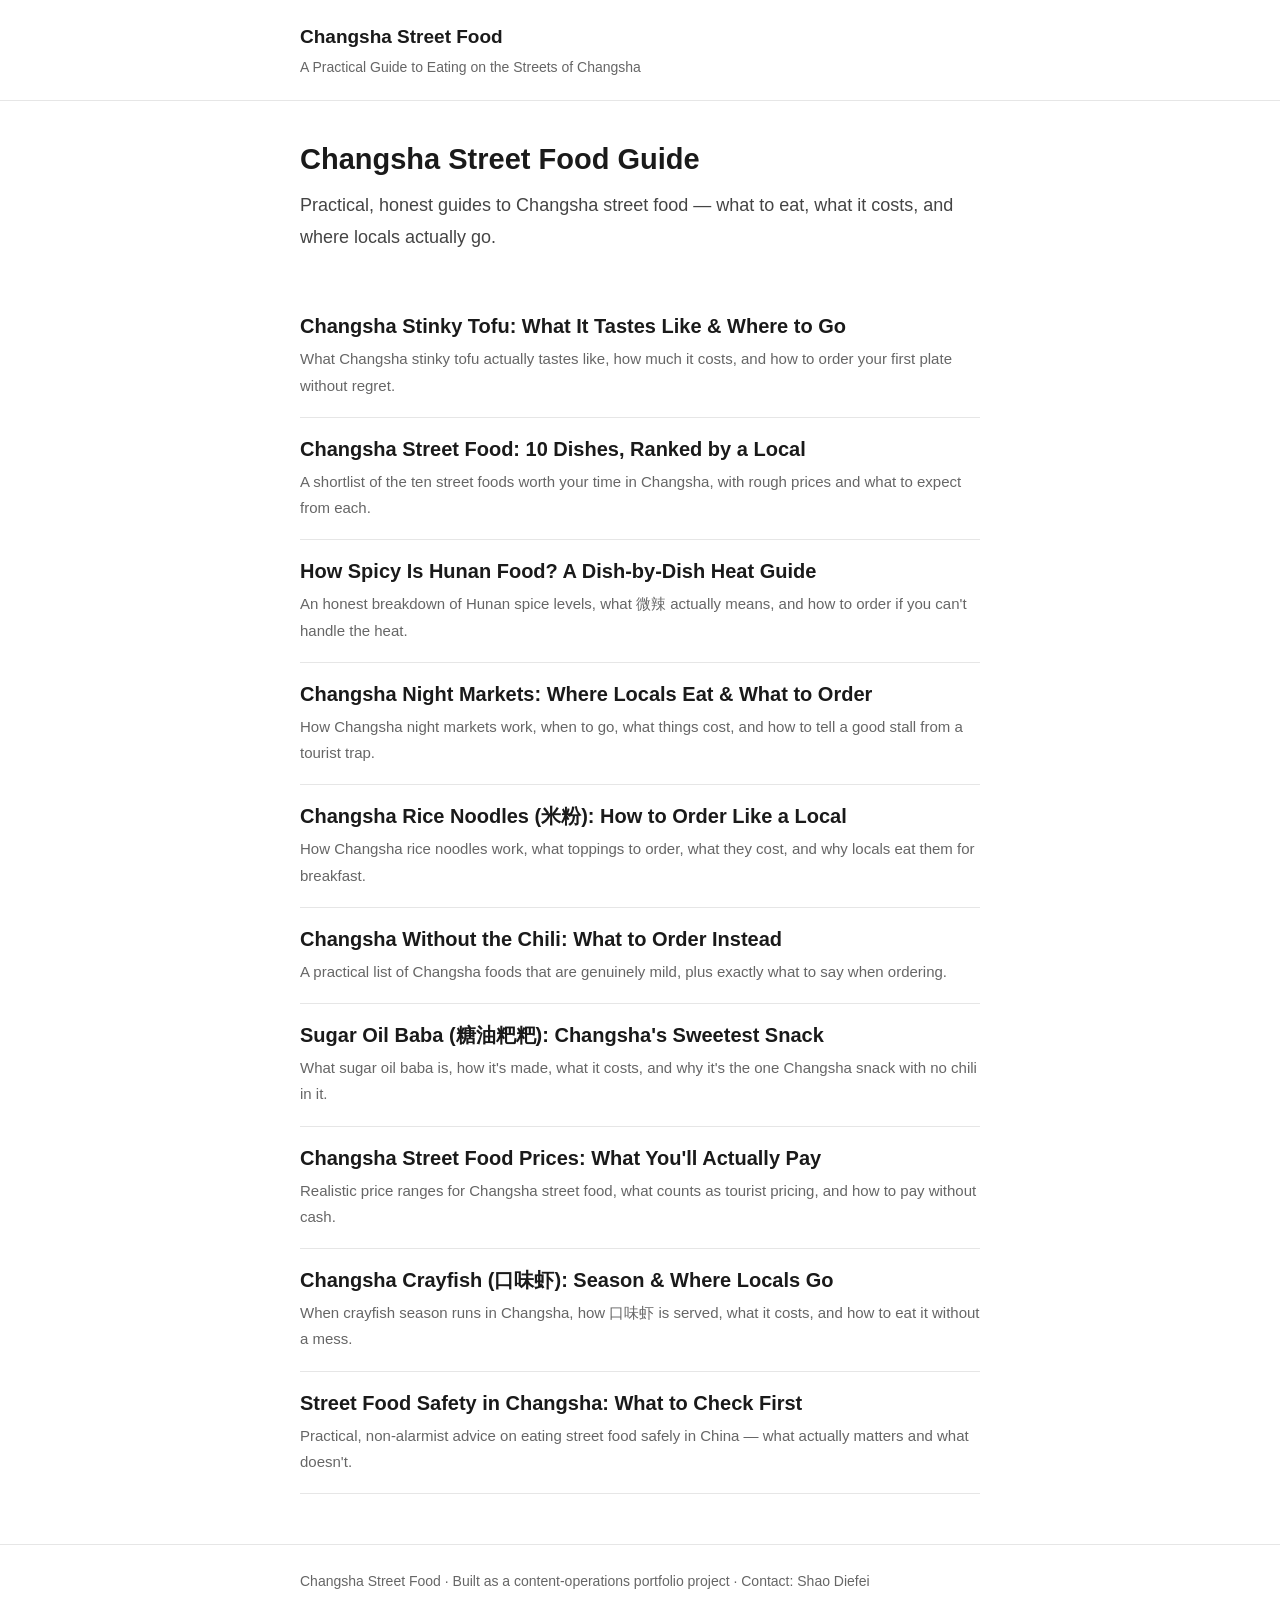
<file: index.html>
<!DOCTYPE html>
<html lang="en">
<head>
<meta charset="utf-8">
<meta name="viewport" content="width=device-width,initial-scale=1">
<title>Changsha Street Food Guide: 10 Dishes, Prices &amp; Where to Eat</title>
<meta name="description" content="Practical, honest guides to Changsha street food — what to eat, what it costs, and where locals actually go.">
<link rel="stylesheet" href="assets/style.css">

</head>
<body>
<header class="site"><div class="wrap">
<a class="brand" href="index.html">Changsha Street Food</a>
<div class="tag">A Practical Guide to Eating on the Streets of Changsha</div>
</div></header>
<main>
<div class="hero"><h1>Changsha Street Food Guide</h1><p>Practical, honest guides to Changsha street food — what to eat, what it costs, and where locals actually go.</p></div><div class="card"><h2><a href="articles/stinky-tofu.html">Changsha Stinky Tofu: What It Tastes Like &amp; Where to Go</a></h2><p>What Changsha stinky tofu actually tastes like, how much it costs, and how to order your first plate without regret.</p></div>
<div class="card"><h2><a href="articles/10-street-foods.html">Changsha Street Food: 10 Dishes, Ranked by a Local</a></h2><p>A shortlist of the ten street foods worth your time in Changsha, with rough prices and what to expect from each.</p></div>
<div class="card"><h2><a href="articles/spicy-level.html">How Spicy Is Hunan Food? A Dish-by-Dish Heat Guide</a></h2><p>An honest breakdown of Hunan spice levels, what 微辣 actually means, and how to order if you can&#x27;t handle the heat.</p></div>
<div class="card"><h2><a href="articles/night-markets.html">Changsha Night Markets: Where Locals Eat &amp; What to Order</a></h2><p>How Changsha night markets work, when to go, what things cost, and how to tell a good stall from a tourist trap.</p></div>
<div class="card"><h2><a href="articles/rice-noodles.html">Changsha Rice Noodles (米粉): How to Order Like a Local</a></h2><p>How Changsha rice noodles work, what toppings to order, what they cost, and why locals eat them for breakfast.</p></div>
<div class="card"><h2><a href="articles/non-spicy.html">Changsha Without the Chili: What to Order Instead</a></h2><p>A practical list of Changsha foods that are genuinely mild, plus exactly what to say when ordering.</p></div>
<div class="card"><h2><a href="articles/sugar-oil-baba.html">Sugar Oil Baba (糖油粑粑): Changsha&#x27;s Sweetest Snack</a></h2><p>What sugar oil baba is, how it&#x27;s made, what it costs, and why it&#x27;s the one Changsha snack with no chili in it.</p></div>
<div class="card"><h2><a href="articles/street-food-prices.html">Changsha Street Food Prices: What You&#x27;ll Actually Pay</a></h2><p>Realistic price ranges for Changsha street food, what counts as tourist pricing, and how to pay without cash.</p></div>
<div class="card"><h2><a href="articles/crayfish.html">Changsha Crayfish (口味虾): Season &amp; Where Locals Go</a></h2><p>When crayfish season runs in Changsha, how 口味虾 is served, what it costs, and how to eat it without a mess.</p></div>
<div class="card"><h2><a href="articles/street-food-safety.html">Street Food Safety in Changsha: What to Check First</a></h2><p>Practical, non-alarmist advice on eating street food safely in China — what actually matters and what doesn&#x27;t.</p></div>
</main>
<footer class="site"><div class="wrap">
Changsha Street Food · Built as a content-operations portfolio project · Contact: Shao Diefei
</div></footer>
</body>
</html>
</file>
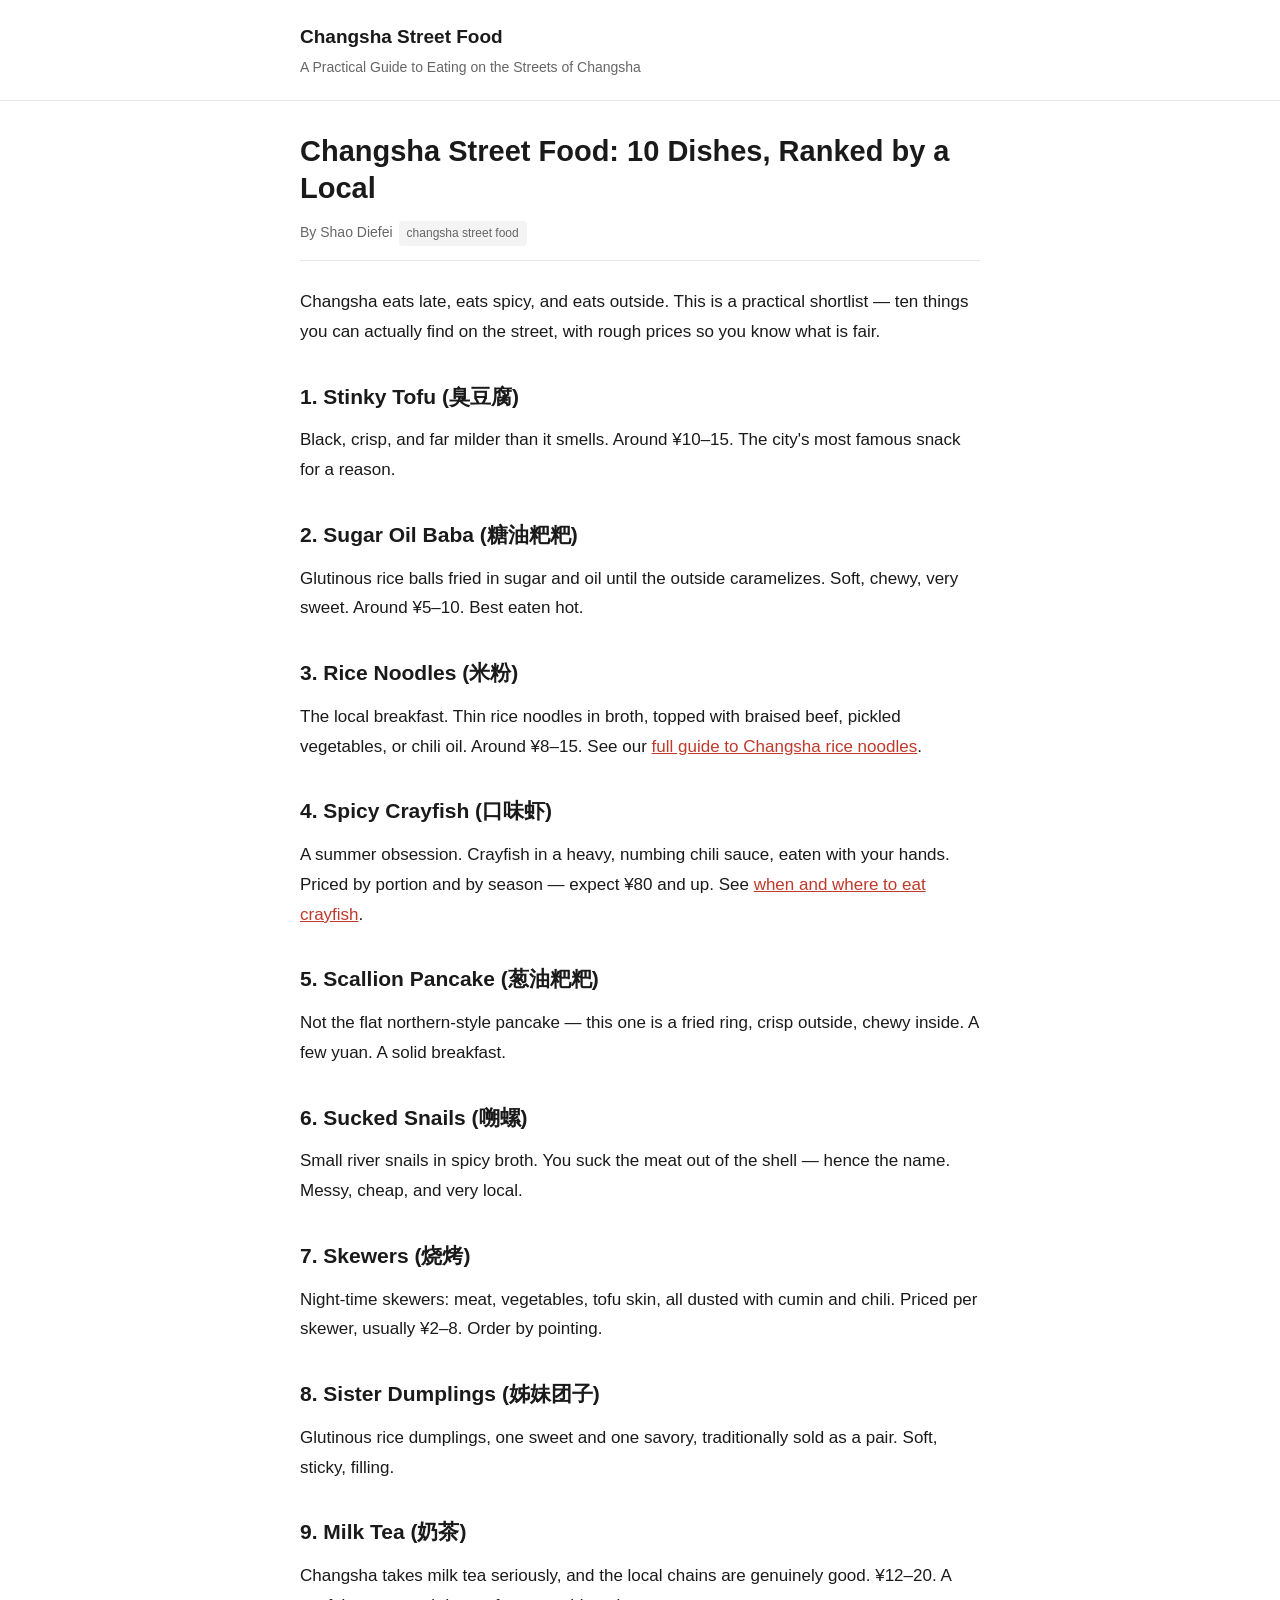
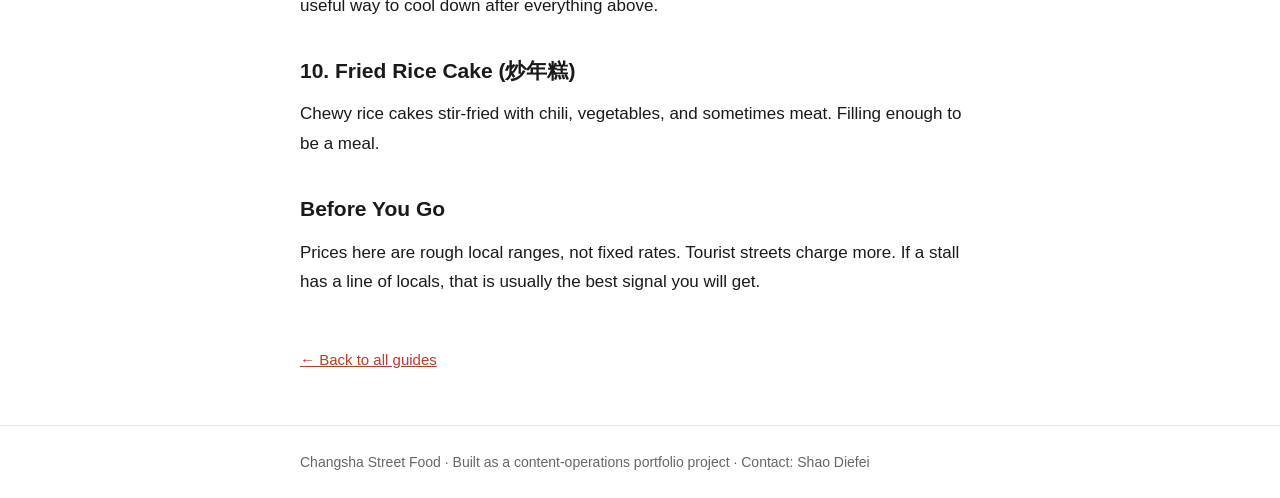
<file: articles/10-street-foods.html>
<!DOCTYPE html>
<html lang="en">
<head>
<meta charset="utf-8">
<meta name="viewport" content="width=device-width,initial-scale=1">
<title>Changsha Street Food: 10 Dishes, Ranked by a Local</title>
<meta name="description" content="A shortlist of the ten street foods worth your time in Changsha, with rough prices and what to expect from each.">
<link rel="stylesheet" href="../assets/style.css">

</head>
<body>
<header class="site"><div class="wrap">
<a class="brand" href="../index.html">Changsha Street Food</a>
<div class="tag">A Practical Guide to Eating on the Streets of Changsha</div>
</div></header>
<main>
<article><h1>Changsha Street Food: 10 Dishes, Ranked by a Local</h1><div class="meta">By Shao Diefei<span class="kw">changsha street food</span></div><p>Changsha eats late, eats spicy, and eats outside. This is a practical shortlist — ten things you can actually find on the street, with rough prices so you know what is fair.</p>
<h2>1. Stinky Tofu (臭豆腐)</h2>
<p>Black, crisp, and far milder than it smells. Around ¥10–15. The city's most famous snack for a reason.</p>
<h2>2. Sugar Oil Baba (糖油粑粑)</h2>
<p>Glutinous rice balls fried in sugar and oil until the outside caramelizes. Soft, chewy, very sweet. Around ¥5–10. Best eaten hot.</p>
<h2>3. Rice Noodles (米粉)</h2>
<p>The local breakfast. Thin rice noodles in broth, topped with braised beef, pickled vegetables, or chili oil. Around ¥8–15. See our <a href='/articles/rice-noodles.html'>full guide to Changsha rice noodles</a>.</p>
<h2>4. Spicy Crayfish (口味虾)</h2>
<p>A summer obsession. Crayfish in a heavy, numbing chili sauce, eaten with your hands. Priced by portion and by season — expect ¥80 and up. See <a href='/articles/crayfish.html'>when and where to eat crayfish</a>.</p>
<h2>5. Scallion Pancake (葱油粑粑)</h2>
<p>Not the flat northern-style pancake — this one is a fried ring, crisp outside, chewy inside. A few yuan. A solid breakfast.</p>
<h2>6. Sucked Snails (嗍螺)</h2>
<p>Small river snails in spicy broth. You suck the meat out of the shell — hence the name. Messy, cheap, and very local.</p>
<h2>7. Skewers (烧烤)</h2>
<p>Night-time skewers: meat, vegetables, tofu skin, all dusted with cumin and chili. Priced per skewer, usually ¥2–8. Order by pointing.</p>
<h2>8. Sister Dumplings (姊妹团子)</h2>
<p>Glutinous rice dumplings, one sweet and one savory, traditionally sold as a pair. Soft, sticky, filling.</p>
<h2>9. Milk Tea (奶茶)</h2>
<p>Changsha takes milk tea seriously, and the local chains are genuinely good. ¥12–20. A useful way to cool down after everything above.</p>
<h2>10. Fried Rice Cake (炒年糕)</h2>
<p>Chewy rice cakes stir-fried with chili, vegetables, and sometimes meat. Filling enough to be a meal.</p>
<h2>Before You Go</h2>
<p>Prices here are rough local ranges, not fixed rates. Tourist streets charge more. If a stall has a line of locals, that is usually the best signal you will get.</p><a class="back" href="../index.html">&larr; Back to all guides</a></article>
</main>
<footer class="site"><div class="wrap">
Changsha Street Food · Built as a content-operations portfolio project · Contact: Shao Diefei
</div></footer>
</body>
</html>
</file>
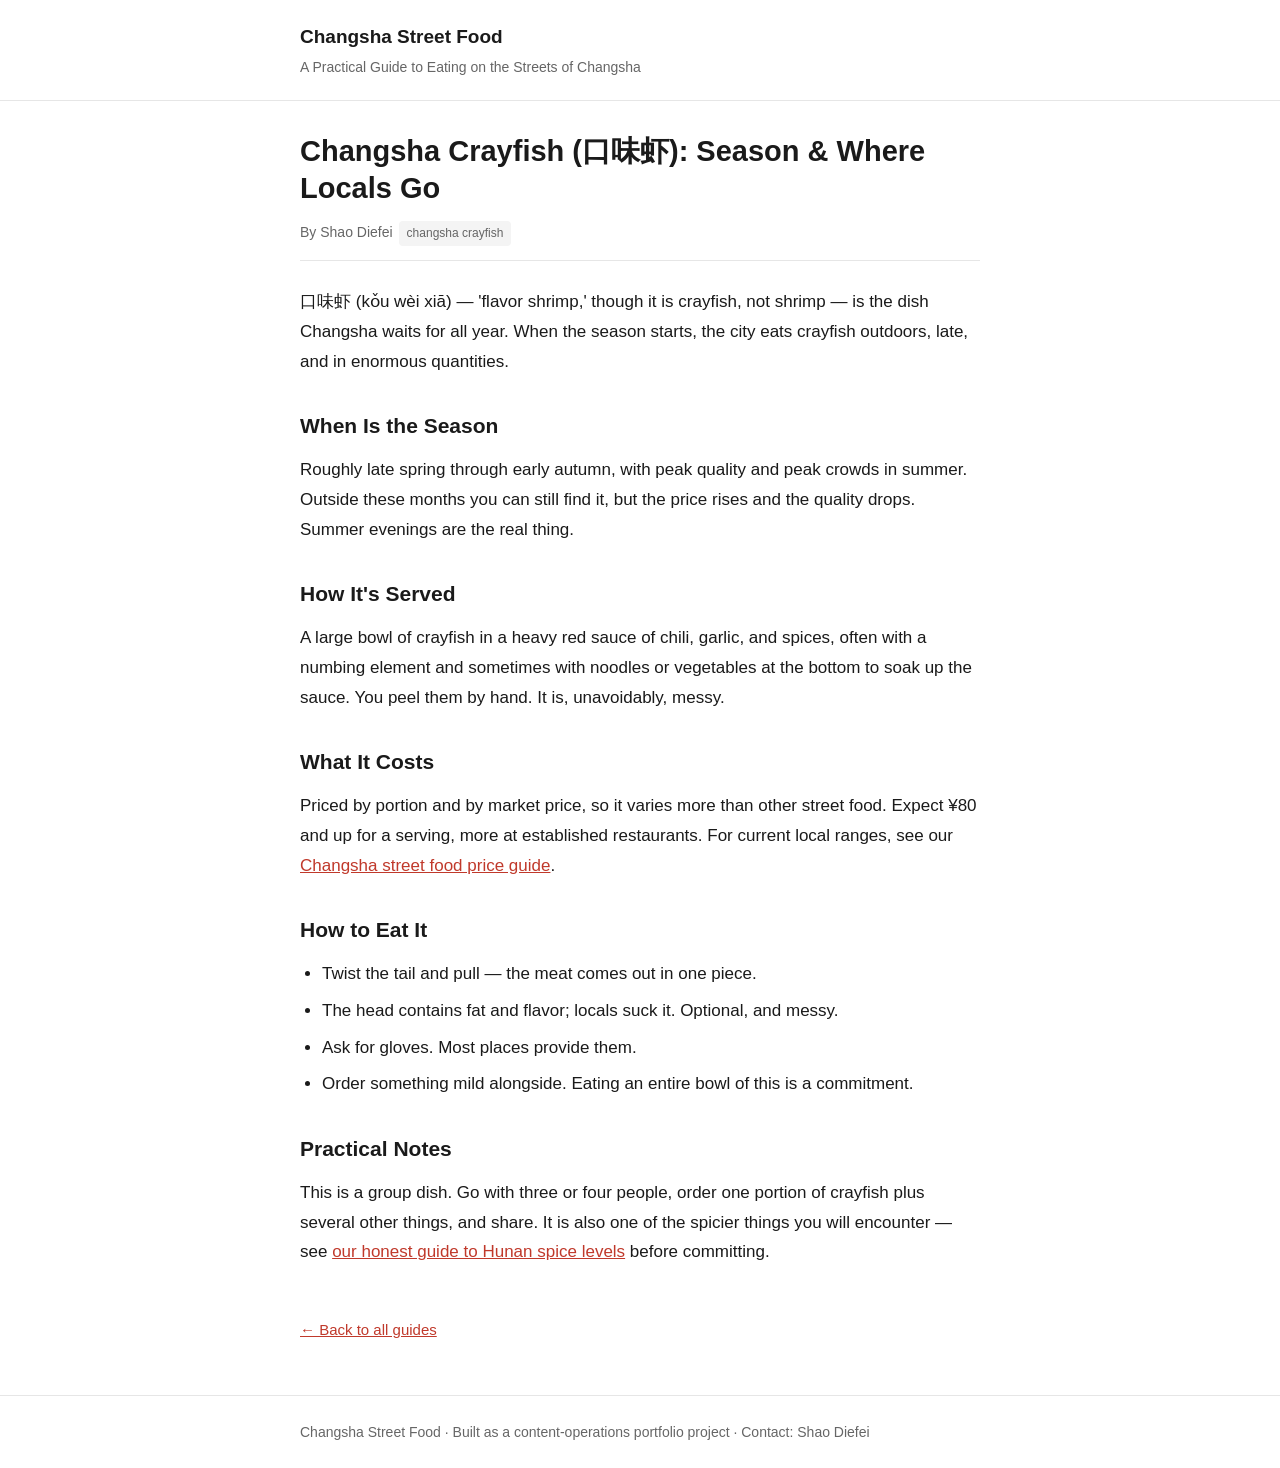
<file: articles/crayfish.html>
<!DOCTYPE html>
<html lang="en">
<head>
<meta charset="utf-8">
<meta name="viewport" content="width=device-width,initial-scale=1">
<title>Changsha Crayfish (口味虾): Season &amp; Where Locals Go</title>
<meta name="description" content="When crayfish season runs in Changsha, how 口味虾 is served, what it costs, and how to eat it without a mess.">
<link rel="stylesheet" href="../assets/style.css">

</head>
<body>
<header class="site"><div class="wrap">
<a class="brand" href="../index.html">Changsha Street Food</a>
<div class="tag">A Practical Guide to Eating on the Streets of Changsha</div>
</div></header>
<main>
<article><h1>Changsha Crayfish (口味虾): Season &amp; Where Locals Go</h1><div class="meta">By Shao Diefei<span class="kw">changsha crayfish</span></div><p>口味虾 (kǒu wèi xiā) — 'flavor shrimp,' though it is crayfish, not shrimp — is the dish Changsha waits for all year. When the season starts, the city eats crayfish outdoors, late, and in enormous quantities.</p>
<h2>When Is the Season</h2>
<p>Roughly late spring through early autumn, with peak quality and peak crowds in summer. Outside these months you can still find it, but the price rises and the quality drops. Summer evenings are the real thing.</p>
<h2>How It's Served</h2>
<p>A large bowl of crayfish in a heavy red sauce of chili, garlic, and spices, often with a numbing element and sometimes with noodles or vegetables at the bottom to soak up the sauce. You peel them by hand. It is, unavoidably, messy.</p>
<h2>What It Costs</h2>
<p>Priced by portion and by market price, so it varies more than other street food. Expect ¥80 and up for a serving, more at established restaurants. For current local ranges, see our <a href='/articles/street-food-prices.html'>Changsha street food price guide</a>.</p>
<h2>How to Eat It</h2>
<ul><li>Twist the tail and pull — the meat comes out in one piece.</li><li>The head contains fat and flavor; locals suck it. Optional, and messy.</li><li>Ask for gloves. Most places provide them.</li><li>Order something mild alongside. Eating an entire bowl of this is a commitment.</li></ul>
<h2>Practical Notes</h2>
<p>This is a group dish. Go with three or four people, order one portion of crayfish plus several other things, and share. It is also one of the spicier things you will encounter — see <a href='/articles/spicy-level.html'>our honest guide to Hunan spice levels</a> before committing.</p><a class="back" href="../index.html">&larr; Back to all guides</a></article>
</main>
<footer class="site"><div class="wrap">
Changsha Street Food · Built as a content-operations portfolio project · Contact: Shao Diefei
</div></footer>
</body>
</html>
</file>
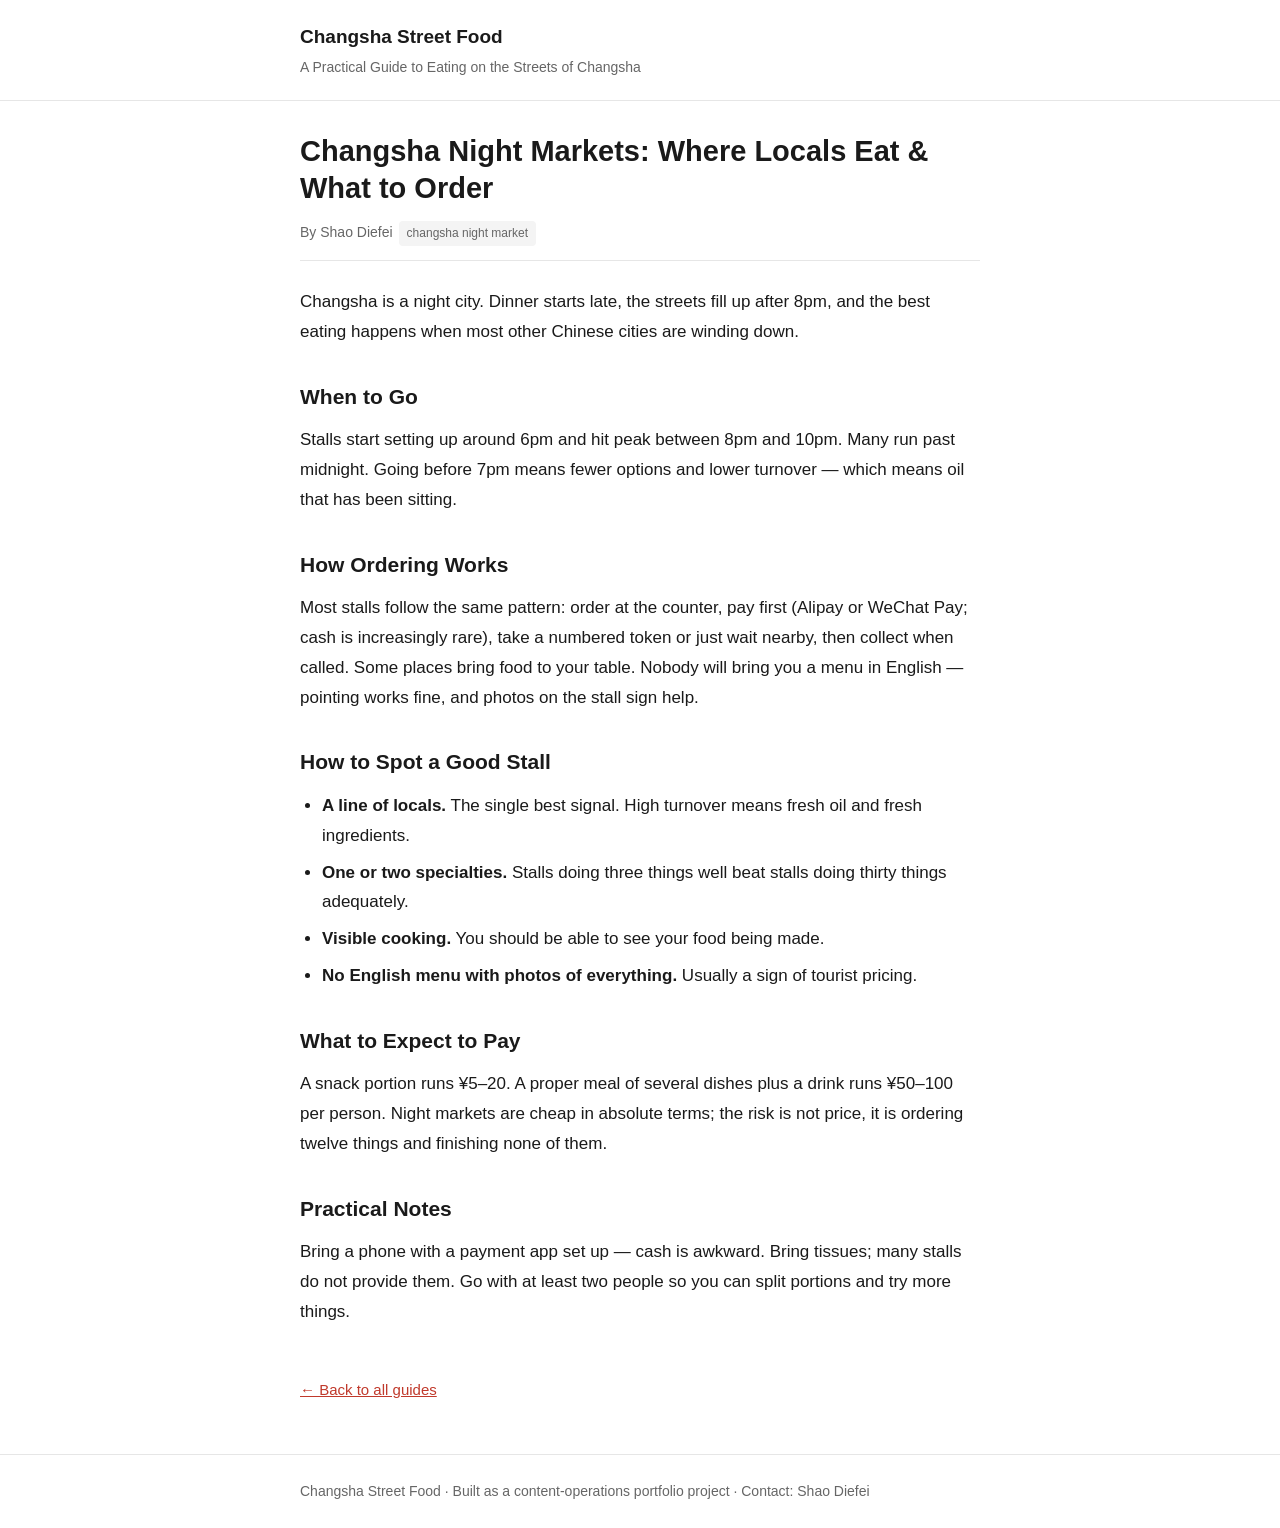
<file: articles/night-markets.html>
<!DOCTYPE html>
<html lang="en">
<head>
<meta charset="utf-8">
<meta name="viewport" content="width=device-width,initial-scale=1">
<title>Changsha Night Markets: Where Locals Eat &amp; What to Order</title>
<meta name="description" content="How Changsha night markets work, when to go, what things cost, and how to tell a good stall from a tourist trap.">
<link rel="stylesheet" href="../assets/style.css">

</head>
<body>
<header class="site"><div class="wrap">
<a class="brand" href="../index.html">Changsha Street Food</a>
<div class="tag">A Practical Guide to Eating on the Streets of Changsha</div>
</div></header>
<main>
<article><h1>Changsha Night Markets: Where Locals Eat &amp; What to Order</h1><div class="meta">By Shao Diefei<span class="kw">changsha night market</span></div><p>Changsha is a night city. Dinner starts late, the streets fill up after 8pm, and the best eating happens when most other Chinese cities are winding down.</p>
<h2>When to Go</h2>
<p>Stalls start setting up around 6pm and hit peak between 8pm and 10pm. Many run past midnight. Going before 7pm means fewer options and lower turnover — which means oil that has been sitting.</p>
<h2>How Ordering Works</h2>
<p>Most stalls follow the same pattern: order at the counter, pay first (Alipay or WeChat Pay; cash is increasingly rare), take a numbered token or just wait nearby, then collect when called. Some places bring food to your table. Nobody will bring you a menu in English — pointing works fine, and photos on the stall sign help.</p>
<h2>How to Spot a Good Stall</h2>
<ul><li><b>A line of locals.</b> The single best signal. High turnover means fresh oil and fresh ingredients.</li><li><b>One or two specialties.</b> Stalls doing three things well beat stalls doing thirty things adequately.</li><li><b>Visible cooking.</b> You should be able to see your food being made.</li><li><b>No English menu with photos of everything.</b> Usually a sign of tourist pricing.</li></ul>
<h2>What to Expect to Pay</h2>
<p>A snack portion runs ¥5–20. A proper meal of several dishes plus a drink runs ¥50–100 per person. Night markets are cheap in absolute terms; the risk is not price, it is ordering twelve things and finishing none of them.</p>
<h2>Practical Notes</h2>
<p>Bring a phone with a payment app set up — cash is awkward. Bring tissues; many stalls do not provide them. Go with at least two people so you can split portions and try more things.</p><a class="back" href="../index.html">&larr; Back to all guides</a></article>
</main>
<footer class="site"><div class="wrap">
Changsha Street Food · Built as a content-operations portfolio project · Contact: Shao Diefei
</div></footer>
</body>
</html>
</file>
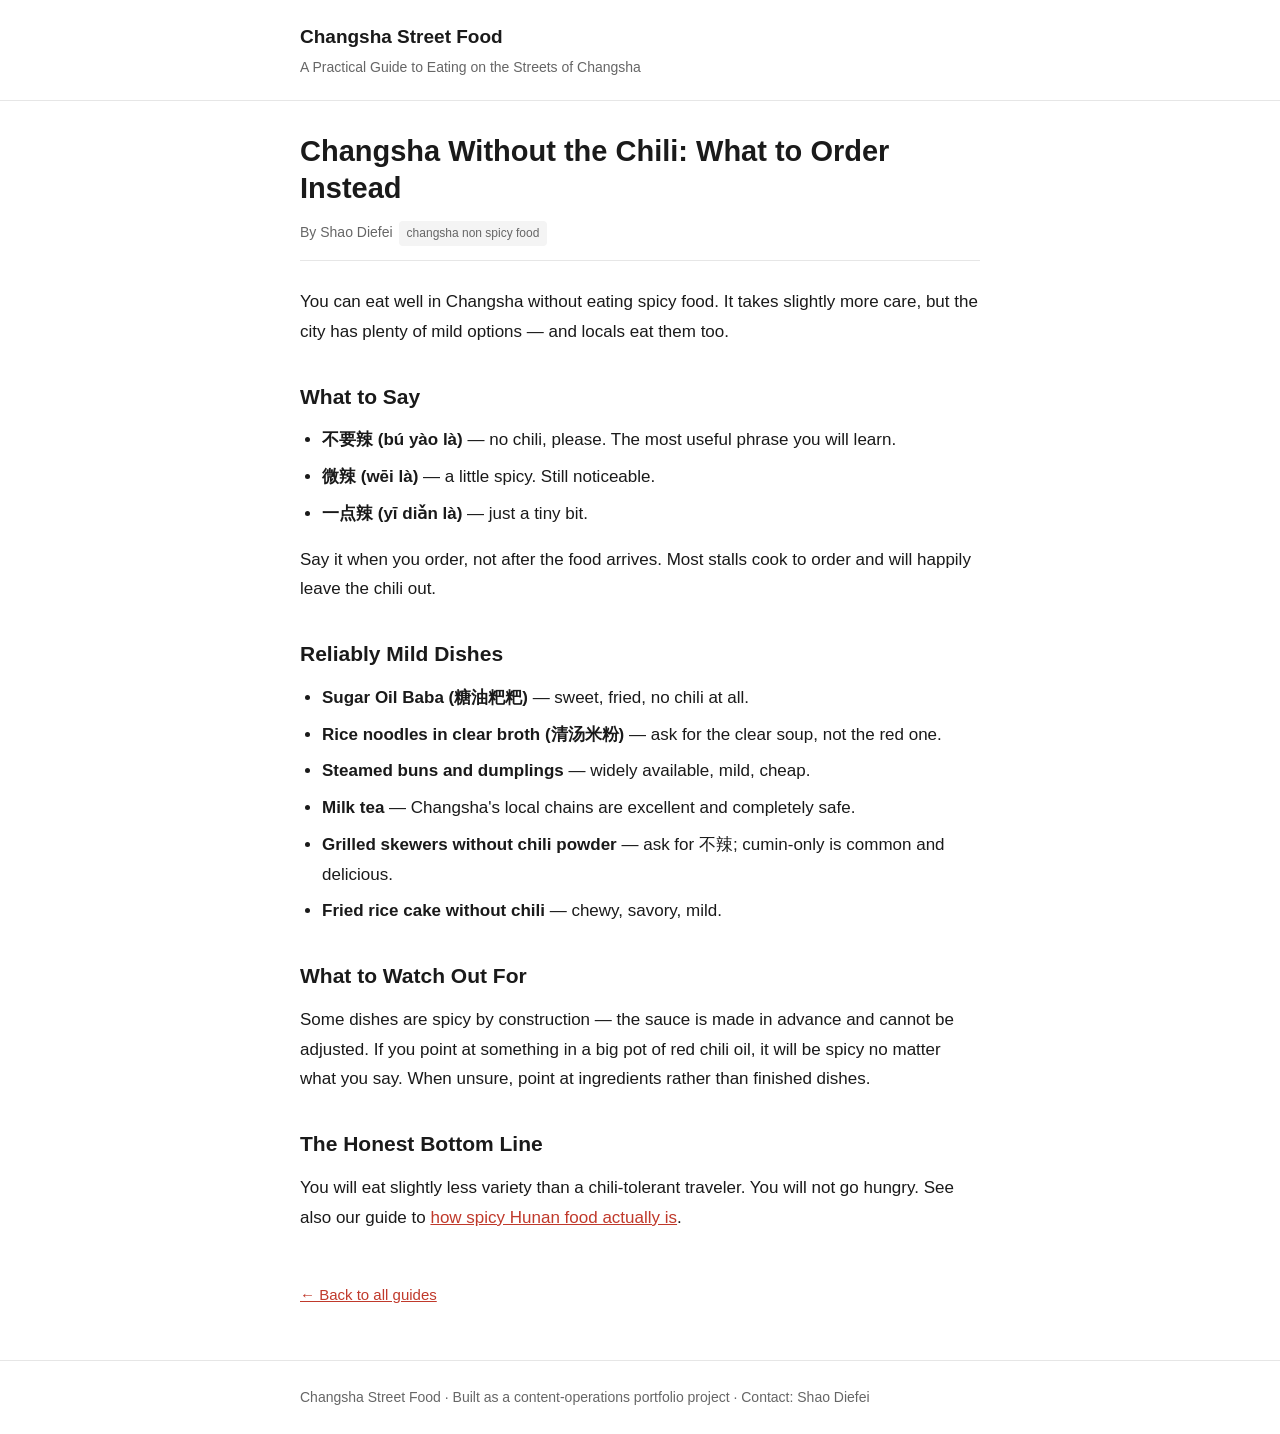
<file: articles/non-spicy.html>
<!DOCTYPE html>
<html lang="en">
<head>
<meta charset="utf-8">
<meta name="viewport" content="width=device-width,initial-scale=1">
<title>Changsha Without the Chili: What to Order Instead</title>
<meta name="description" content="A practical list of Changsha foods that are genuinely mild, plus exactly what to say when ordering.">
<link rel="stylesheet" href="../assets/style.css">

</head>
<body>
<header class="site"><div class="wrap">
<a class="brand" href="../index.html">Changsha Street Food</a>
<div class="tag">A Practical Guide to Eating on the Streets of Changsha</div>
</div></header>
<main>
<article><h1>Changsha Without the Chili: What to Order Instead</h1><div class="meta">By Shao Diefei<span class="kw">changsha non spicy food</span></div><p>You can eat well in Changsha without eating spicy food. It takes slightly more care, but the city has plenty of mild options — and locals eat them too.</p>
<h2>What to Say</h2>
<ul><li><b>不要辣 (bú yào là)</b> — no chili, please. The most useful phrase you will learn.</li><li><b>微辣 (wēi là)</b> — a little spicy. Still noticeable.</li><li><b>一点辣 (yī diǎn là)</b> — just a tiny bit.</li></ul>
<p>Say it when you order, not after the food arrives. Most stalls cook to order and will happily leave the chili out.</p>
<h2>Reliably Mild Dishes</h2>
<ul><li><b>Sugar Oil Baba (糖油粑粑)</b> — sweet, fried, no chili at all.</li><li><b>Rice noodles in clear broth (清汤米粉)</b> — ask for the clear soup, not the red one.</li><li><b>Steamed buns and dumplings</b> — widely available, mild, cheap.</li><li><b>Milk tea</b> — Changsha's local chains are excellent and completely safe.</li><li><b>Grilled skewers without chili powder</b> — ask for 不辣; cumin-only is common and delicious.</li><li><b>Fried rice cake without chili</b> — chewy, savory, mild.</li></ul>
<h2>What to Watch Out For</h2>
<p>Some dishes are spicy by construction — the sauce is made in advance and cannot be adjusted. If you point at something in a big pot of red chili oil, it will be spicy no matter what you say. When unsure, point at ingredients rather than finished dishes.</p>
<h2>The Honest Bottom Line</h2>
<p>You will eat slightly less variety than a chili-tolerant traveler. You will not go hungry. See also our guide to <a href='/articles/spicy-level.html'>how spicy Hunan food actually is</a>.</p><a class="back" href="../index.html">&larr; Back to all guides</a></article>
</main>
<footer class="site"><div class="wrap">
Changsha Street Food · Built as a content-operations portfolio project · Contact: Shao Diefei
</div></footer>
</body>
</html>
</file>
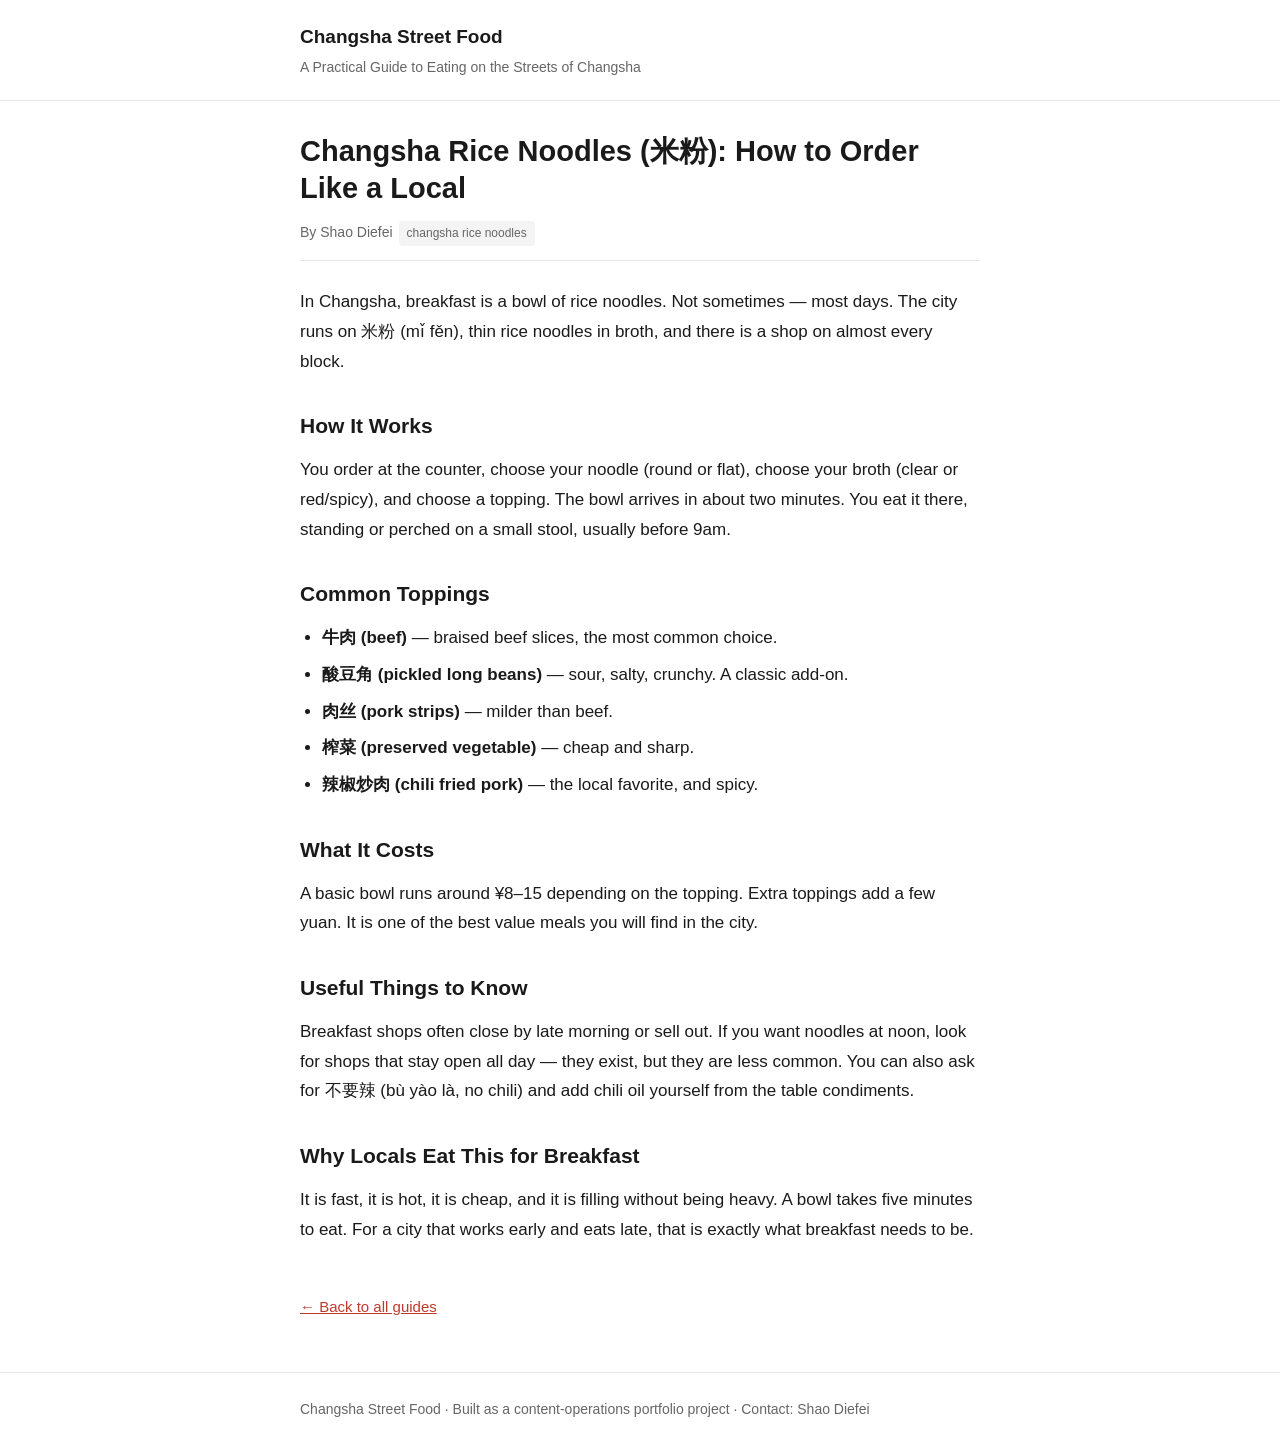
<file: articles/rice-noodles.html>
<!DOCTYPE html>
<html lang="en">
<head>
<meta charset="utf-8">
<meta name="viewport" content="width=device-width,initial-scale=1">
<title>Changsha Rice Noodles (米粉): How to Order Like a Local</title>
<meta name="description" content="How Changsha rice noodles work, what toppings to order, what they cost, and why locals eat them for breakfast.">
<link rel="stylesheet" href="../assets/style.css">

</head>
<body>
<header class="site"><div class="wrap">
<a class="brand" href="../index.html">Changsha Street Food</a>
<div class="tag">A Practical Guide to Eating on the Streets of Changsha</div>
</div></header>
<main>
<article><h1>Changsha Rice Noodles (米粉): How to Order Like a Local</h1><div class="meta">By Shao Diefei<span class="kw">changsha rice noodles</span></div><p>In Changsha, breakfast is a bowl of rice noodles. Not sometimes — most days. The city runs on 米粉 (mǐ fěn), thin rice noodles in broth, and there is a shop on almost every block.</p>
<h2>How It Works</h2>
<p>You order at the counter, choose your noodle (round or flat), choose your broth (clear or red/spicy), and choose a topping. The bowl arrives in about two minutes. You eat it there, standing or perched on a small stool, usually before 9am.</p>
<h2>Common Toppings</h2>
<ul><li><b>牛肉 (beef)</b> — braised beef slices, the most common choice.</li><li><b>酸豆角 (pickled long beans)</b> — sour, salty, crunchy. A classic add-on.</li><li><b>肉丝 (pork strips)</b> — milder than beef.</li><li><b>榨菜 (preserved vegetable)</b> — cheap and sharp.</li><li><b>辣椒炒肉 (chili fried pork)</b> — the local favorite, and spicy.</li></ul>
<h2>What It Costs</h2>
<p>A basic bowl runs around ¥8–15 depending on the topping. Extra toppings add a few yuan. It is one of the best value meals you will find in the city.</p>
<h2>Useful Things to Know</h2>
<p>Breakfast shops often close by late morning or sell out. If you want noodles at noon, look for shops that stay open all day — they exist, but they are less common. You can also ask for 不要辣 (bù yào là, no chili) and add chili oil yourself from the table condiments.</p>
<h2>Why Locals Eat This for Breakfast</h2>
<p>It is fast, it is hot, it is cheap, and it is filling without being heavy. A bowl takes five minutes to eat. For a city that works early and eats late, that is exactly what breakfast needs to be.</p><a class="back" href="../index.html">&larr; Back to all guides</a></article>
</main>
<footer class="site"><div class="wrap">
Changsha Street Food · Built as a content-operations portfolio project · Contact: Shao Diefei
</div></footer>
</body>
</html>
</file>
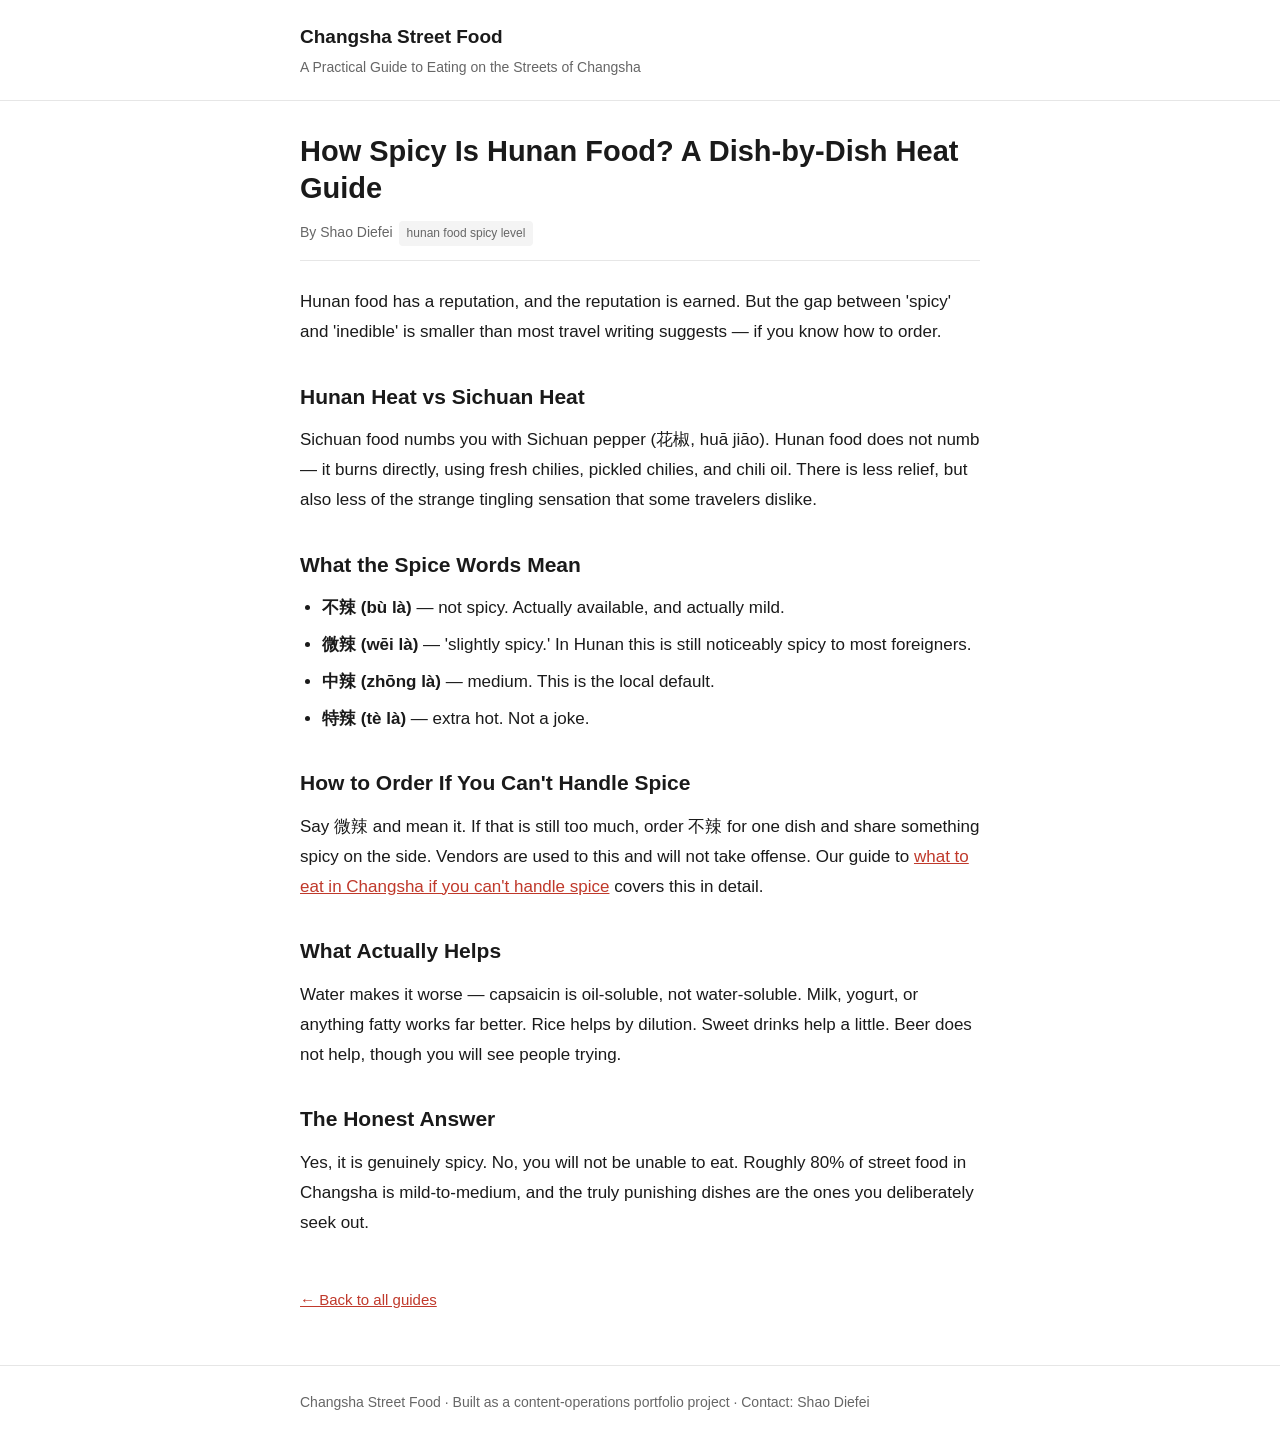
<file: articles/spicy-level.html>
<!DOCTYPE html>
<html lang="en">
<head>
<meta charset="utf-8">
<meta name="viewport" content="width=device-width,initial-scale=1">
<title>How Spicy Is Hunan Food? A Dish-by-Dish Heat Guide</title>
<meta name="description" content="An honest breakdown of Hunan spice levels, what 微辣 actually means, and how to order if you can&#x27;t handle the heat.">
<link rel="stylesheet" href="../assets/style.css">

</head>
<body>
<header class="site"><div class="wrap">
<a class="brand" href="../index.html">Changsha Street Food</a>
<div class="tag">A Practical Guide to Eating on the Streets of Changsha</div>
</div></header>
<main>
<article><h1>How Spicy Is Hunan Food? A Dish-by-Dish Heat Guide</h1><div class="meta">By Shao Diefei<span class="kw">hunan food spicy level</span></div><p>Hunan food has a reputation, and the reputation is earned. But the gap between 'spicy' and 'inedible' is smaller than most travel writing suggests — if you know how to order.</p>
<h2>Hunan Heat vs Sichuan Heat</h2>
<p>Sichuan food numbs you with Sichuan pepper (花椒, huā jiāo). Hunan food does not numb — it burns directly, using fresh chilies, pickled chilies, and chili oil. There is less relief, but also less of the strange tingling sensation that some travelers dislike.</p>
<h2>What the Spice Words Mean</h2>
<ul><li><b>不辣 (bù là)</b> — not spicy. Actually available, and actually mild.</li><li><b>微辣 (wēi là)</b> — 'slightly spicy.' In Hunan this is still noticeably spicy to most foreigners.</li><li><b>中辣 (zhōng là)</b> — medium. This is the local default.</li><li><b>特辣 (tè là)</b> — extra hot. Not a joke.</li></ul>
<h2>How to Order If You Can't Handle Spice</h2>
<p>Say 微辣 and mean it. If that is still too much, order 不辣 for one dish and share something spicy on the side. Vendors are used to this and will not take offense. Our guide to <a href='/articles/non-spicy.html'>what to eat in Changsha if you can't handle spice</a> covers this in detail.</p>
<h2>What Actually Helps</h2>
<p>Water makes it worse — capsaicin is oil-soluble, not water-soluble. Milk, yogurt, or anything fatty works far better. Rice helps by dilution. Sweet drinks help a little. Beer does not help, though you will see people trying.</p>
<h2>The Honest Answer</h2>
<p>Yes, it is genuinely spicy. No, you will not be unable to eat. Roughly 80% of street food in Changsha is mild-to-medium, and the truly punishing dishes are the ones you deliberately seek out.</p><a class="back" href="../index.html">&larr; Back to all guides</a></article>
</main>
<footer class="site"><div class="wrap">
Changsha Street Food · Built as a content-operations portfolio project · Contact: Shao Diefei
</div></footer>
</body>
</html>
</file>
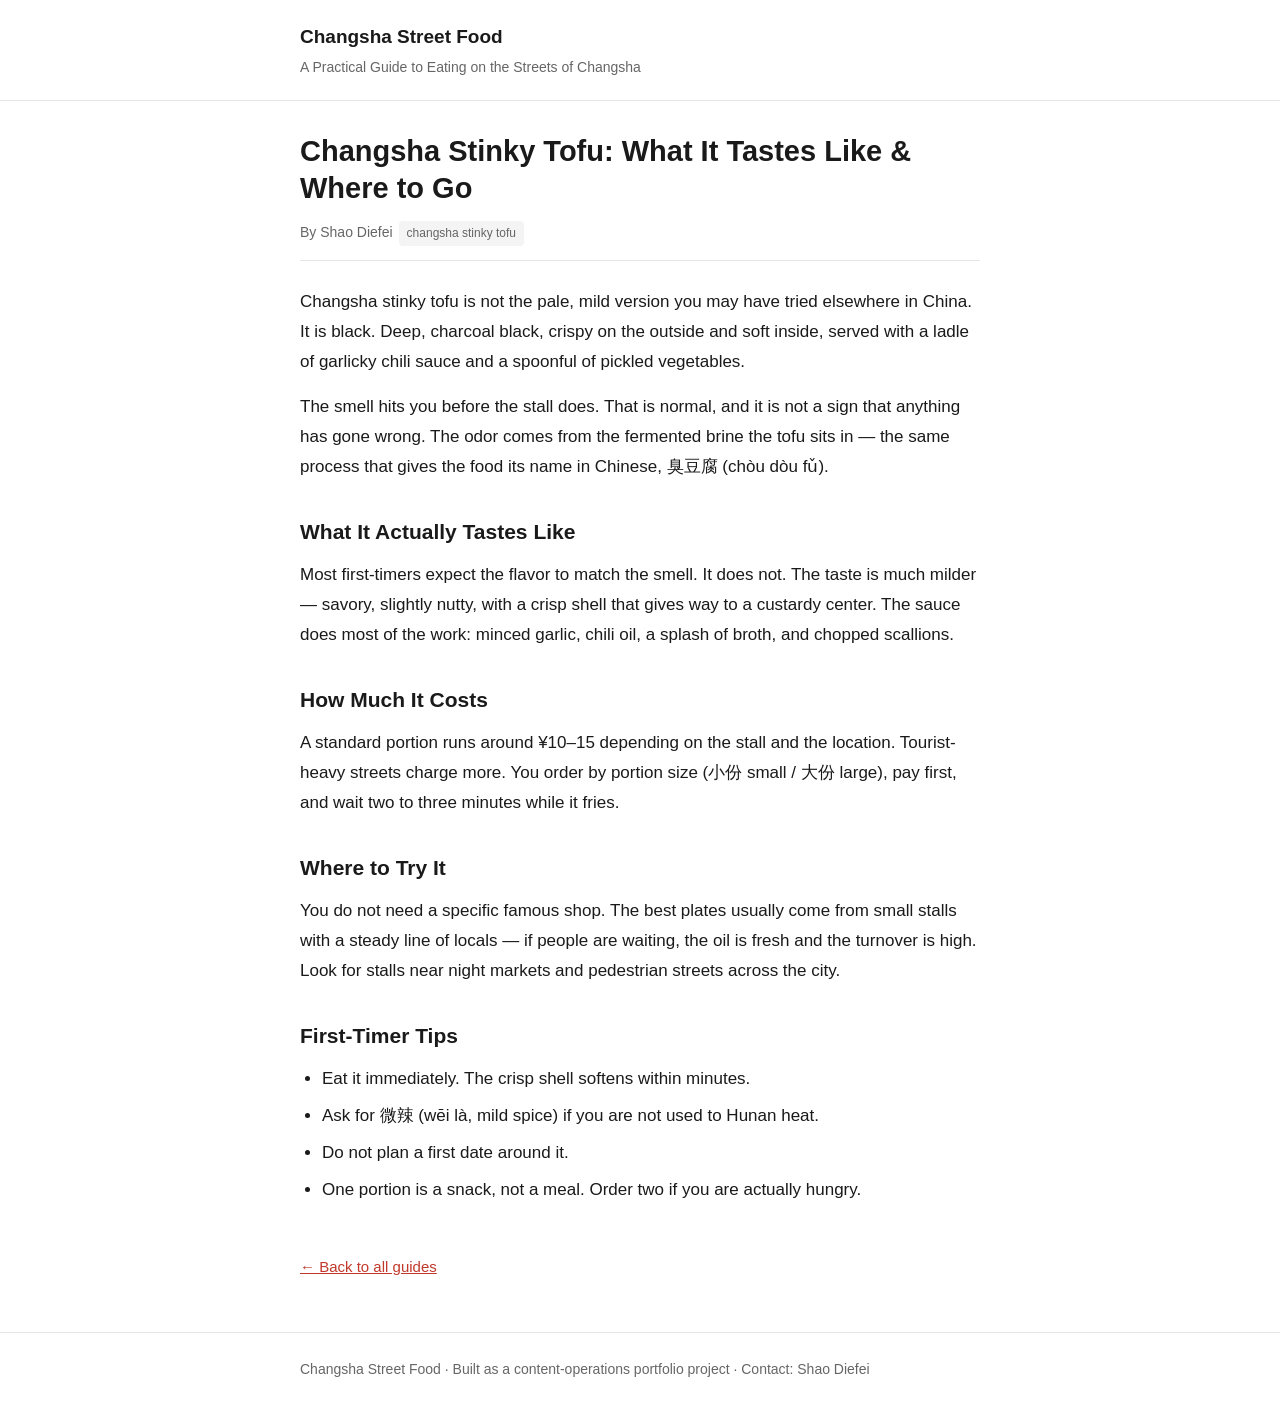
<file: articles/stinky-tofu.html>
<!DOCTYPE html>
<html lang="en">
<head>
<meta charset="utf-8">
<meta name="viewport" content="width=device-width,initial-scale=1">
<title>Changsha Stinky Tofu: What It Tastes Like &amp; Where to Go</title>
<meta name="description" content="What Changsha stinky tofu actually tastes like, how much it costs, and how to order your first plate without regret.">
<link rel="stylesheet" href="../assets/style.css">

</head>
<body>
<header class="site"><div class="wrap">
<a class="brand" href="../index.html">Changsha Street Food</a>
<div class="tag">A Practical Guide to Eating on the Streets of Changsha</div>
</div></header>
<main>
<article><h1>Changsha Stinky Tofu: What It Tastes Like &amp; Where to Go</h1><div class="meta">By Shao Diefei<span class="kw">changsha stinky tofu</span></div><p>Changsha stinky tofu is not the pale, mild version you may have tried elsewhere in China. It is black. Deep, charcoal black, crispy on the outside and soft inside, served with a ladle of garlicky chili sauce and a spoonful of pickled vegetables.</p>
<p>The smell hits you before the stall does. That is normal, and it is not a sign that anything has gone wrong. The odor comes from the fermented brine the tofu sits in — the same process that gives the food its name in Chinese, 臭豆腐 (chòu dòu fǔ).</p>
<h2>What It Actually Tastes Like</h2>
<p>Most first-timers expect the flavor to match the smell. It does not. The taste is much milder — savory, slightly nutty, with a crisp shell that gives way to a custardy center. The sauce does most of the work: minced garlic, chili oil, a splash of broth, and chopped scallions.</p>
<h2>How Much It Costs</h2>
<p>A standard portion runs around ¥10–15 depending on the stall and the location. Tourist-heavy streets charge more. You order by portion size (小份 small / 大份 large), pay first, and wait two to three minutes while it fries.</p>
<h2>Where to Try It</h2>
<p>You do not need a specific famous shop. The best plates usually come from small stalls with a steady line of locals — if people are waiting, the oil is fresh and the turnover is high. Look for stalls near night markets and pedestrian streets across the city.</p>
<h2>First-Timer Tips</h2>
<ul><li>Eat it immediately. The crisp shell softens within minutes.</li><li>Ask for 微辣 (wēi là, mild spice) if you are not used to Hunan heat.</li><li>Do not plan a first date around it.</li><li>One portion is a snack, not a meal. Order two if you are actually hungry.</li></ul><a class="back" href="../index.html">&larr; Back to all guides</a></article>
</main>
<footer class="site"><div class="wrap">
Changsha Street Food · Built as a content-operations portfolio project · Contact: Shao Diefei
</div></footer>
</body>
</html>
</file>
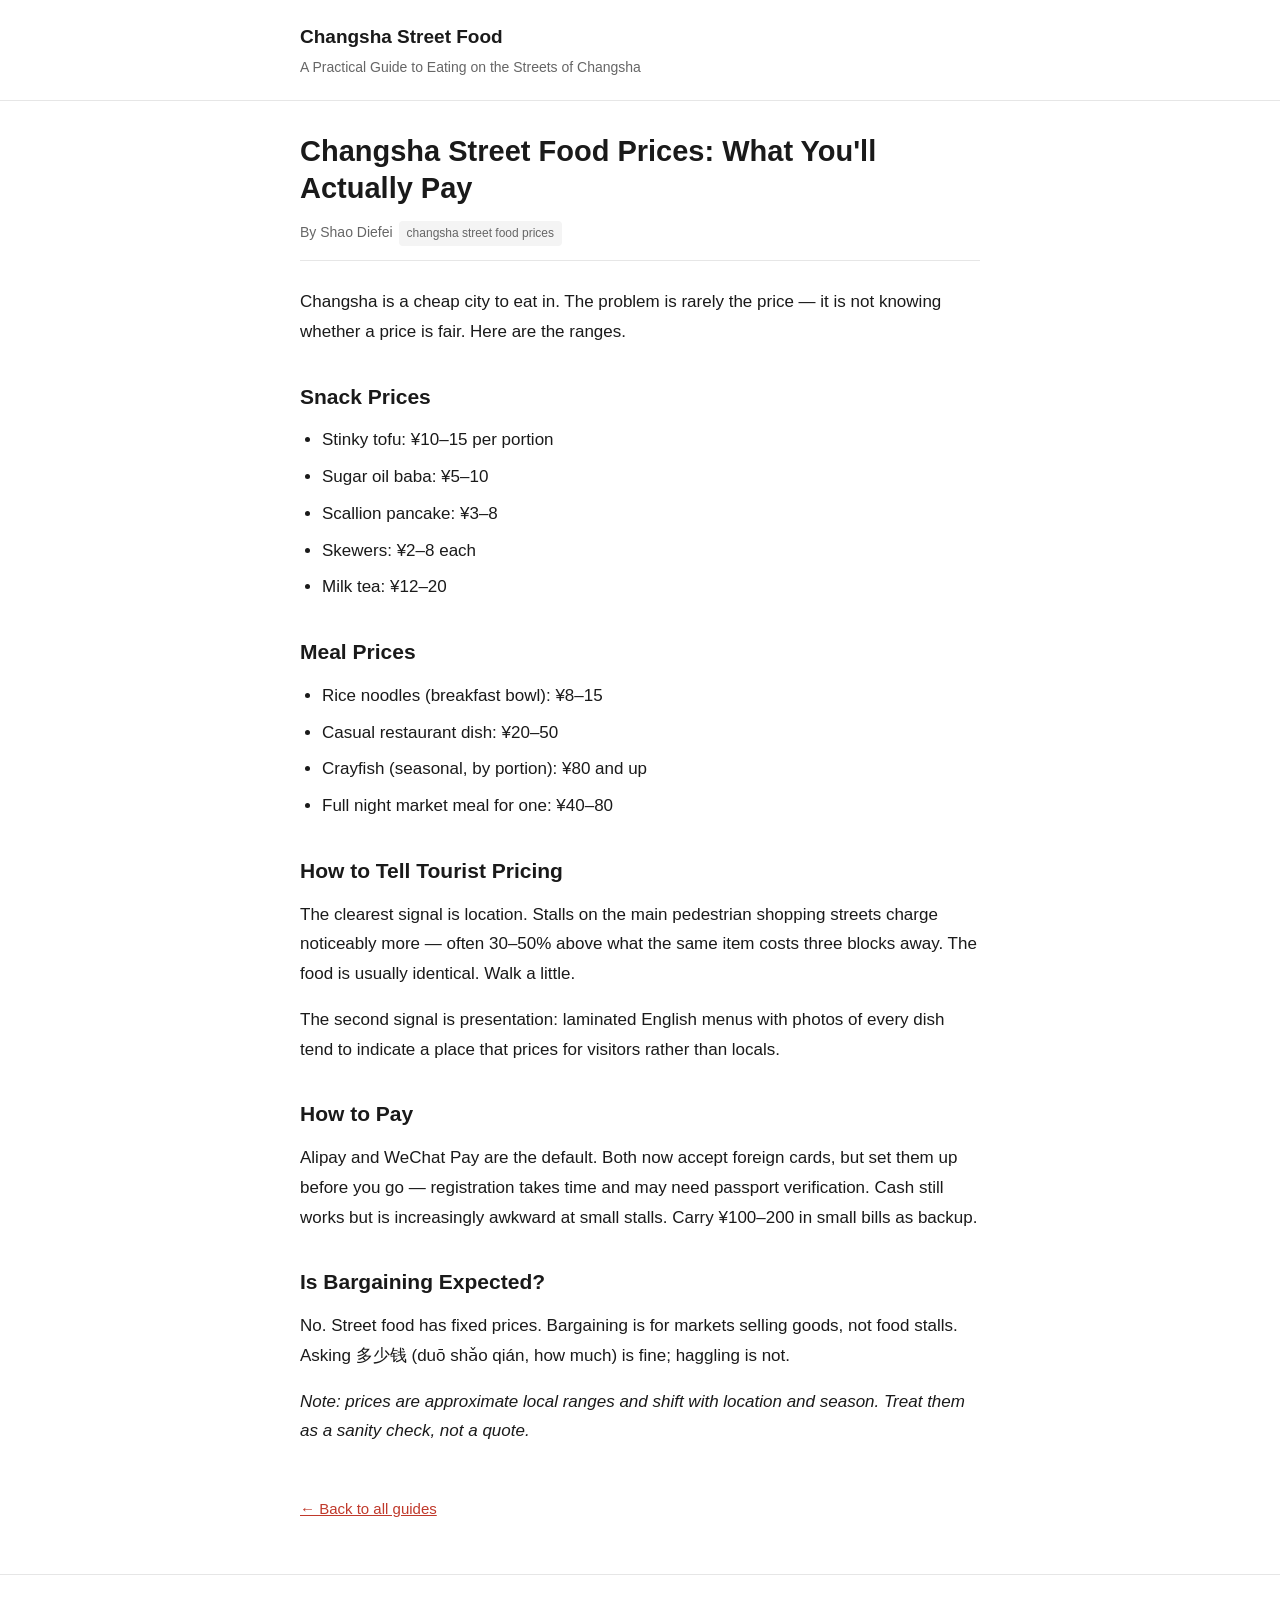
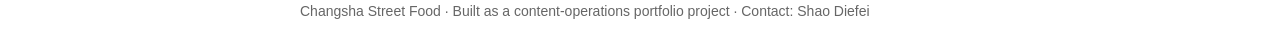
<file: articles/street-food-prices.html>
<!DOCTYPE html>
<html lang="en">
<head>
<meta charset="utf-8">
<meta name="viewport" content="width=device-width,initial-scale=1">
<title>Changsha Street Food Prices: What You&#x27;ll Actually Pay</title>
<meta name="description" content="Realistic price ranges for Changsha street food, what counts as tourist pricing, and how to pay without cash.">
<link rel="stylesheet" href="../assets/style.css">

</head>
<body>
<header class="site"><div class="wrap">
<a class="brand" href="../index.html">Changsha Street Food</a>
<div class="tag">A Practical Guide to Eating on the Streets of Changsha</div>
</div></header>
<main>
<article><h1>Changsha Street Food Prices: What You&#x27;ll Actually Pay</h1><div class="meta">By Shao Diefei<span class="kw">changsha street food prices</span></div><p>Changsha is a cheap city to eat in. The problem is rarely the price — it is not knowing whether a price is fair. Here are the ranges.</p>
<h2>Snack Prices</h2>
<ul><li>Stinky tofu: ¥10–15 per portion</li><li>Sugar oil baba: ¥5–10</li><li>Scallion pancake: ¥3–8</li><li>Skewers: ¥2–8 each</li><li>Milk tea: ¥12–20</li></ul>
<h2>Meal Prices</h2>
<ul><li>Rice noodles (breakfast bowl): ¥8–15</li><li>Casual restaurant dish: ¥20–50</li><li>Crayfish (seasonal, by portion): ¥80 and up</li><li>Full night market meal for one: ¥40–80</li></ul>
<h2>How to Tell Tourist Pricing</h2>
<p>The clearest signal is location. Stalls on the main pedestrian shopping streets charge noticeably more — often 30–50% above what the same item costs three blocks away. The food is usually identical. Walk a little.</p>
<p>The second signal is presentation: laminated English menus with photos of every dish tend to indicate a place that prices for visitors rather than locals.</p>
<h2>How to Pay</h2>
<p>Alipay and WeChat Pay are the default. Both now accept foreign cards, but set them up before you go — registration takes time and may need passport verification. Cash still works but is increasingly awkward at small stalls. Carry ¥100–200 in small bills as backup.</p>
<h2>Is Bargaining Expected?</h2>
<p>No. Street food has fixed prices. Bargaining is for markets selling goods, not food stalls. Asking 多少钱 (duō shǎo qián, how much) is fine; haggling is not.</p>
<p><i>Note: prices are approximate local ranges and shift with location and season. Treat them as a sanity check, not a quote.</i></p><a class="back" href="../index.html">&larr; Back to all guides</a></article>
</main>
<footer class="site"><div class="wrap">
Changsha Street Food · Built as a content-operations portfolio project · Contact: Shao Diefei
</div></footer>
</body>
</html>
</file>
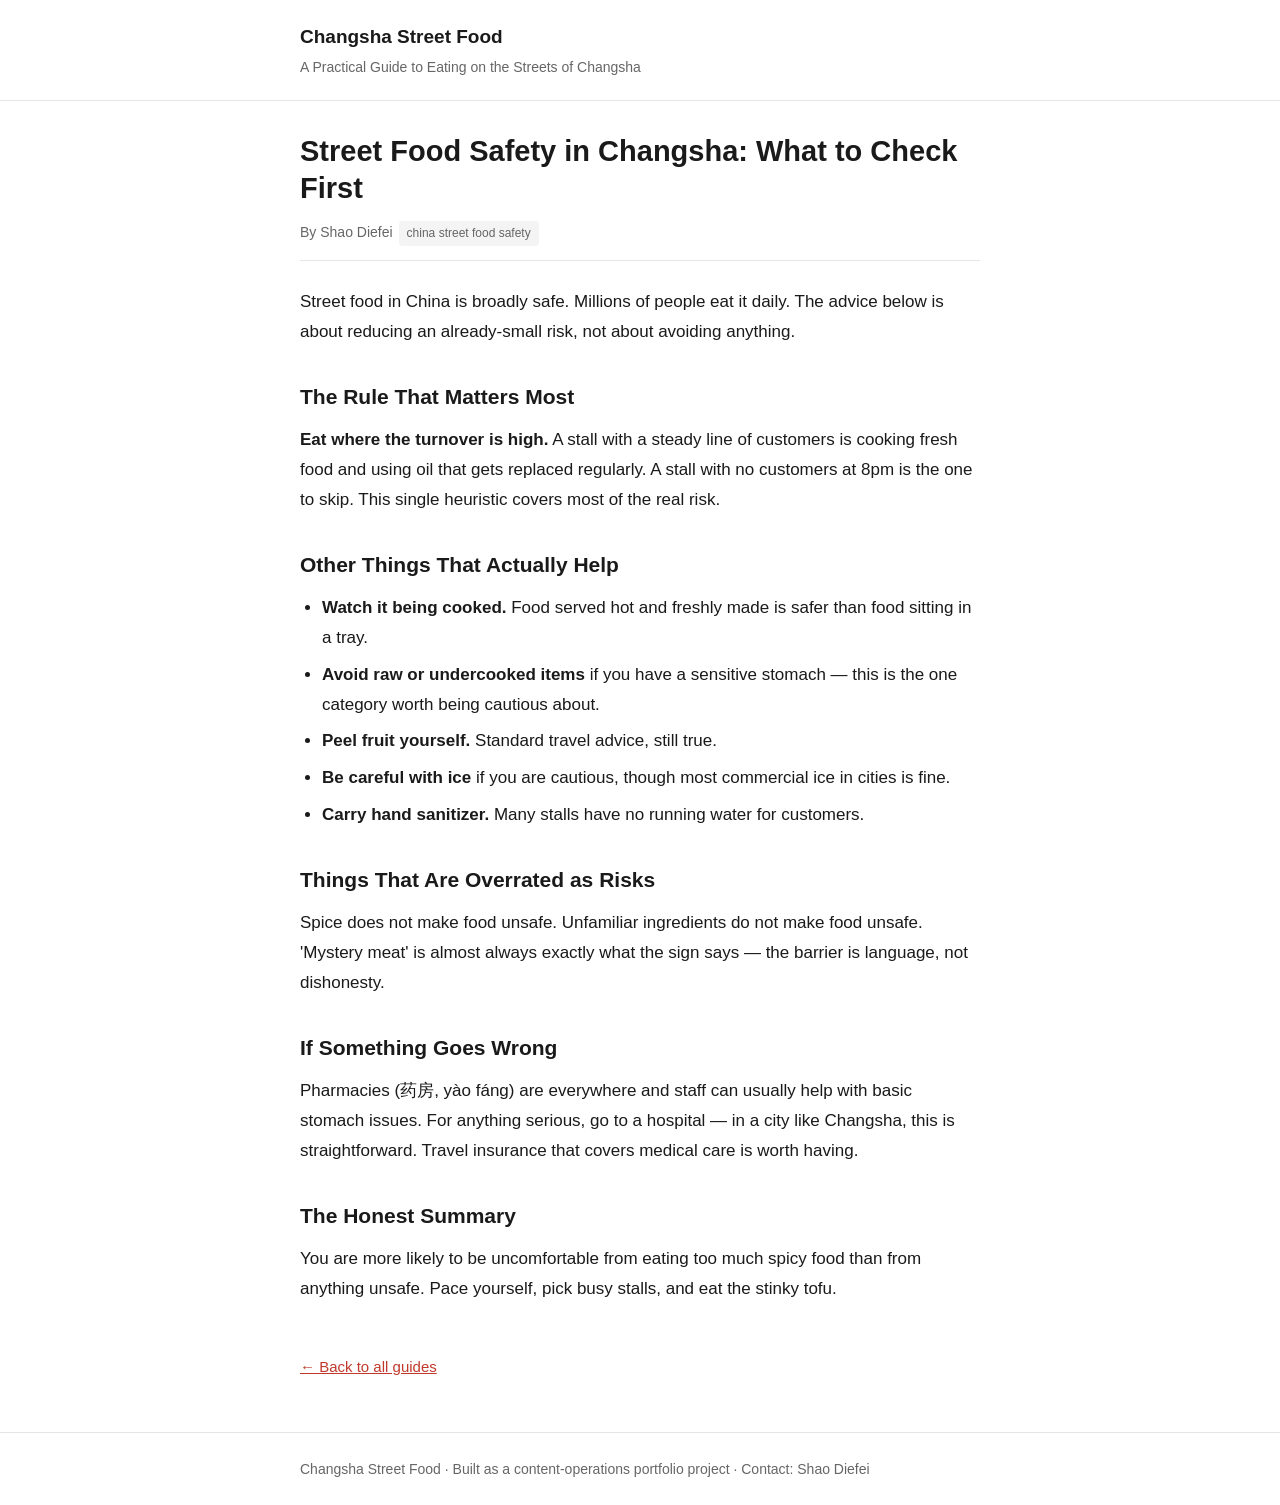
<file: articles/street-food-safety.html>
<!DOCTYPE html>
<html lang="en">
<head>
<meta charset="utf-8">
<meta name="viewport" content="width=device-width,initial-scale=1">
<title>Street Food Safety in Changsha: What to Check First</title>
<meta name="description" content="Practical, non-alarmist advice on eating street food safely in China — what actually matters and what doesn&#x27;t.">
<link rel="stylesheet" href="../assets/style.css">

</head>
<body>
<header class="site"><div class="wrap">
<a class="brand" href="../index.html">Changsha Street Food</a>
<div class="tag">A Practical Guide to Eating on the Streets of Changsha</div>
</div></header>
<main>
<article><h1>Street Food Safety in Changsha: What to Check First</h1><div class="meta">By Shao Diefei<span class="kw">china street food safety</span></div><p>Street food in China is broadly safe. Millions of people eat it daily. The advice below is about reducing an already-small risk, not about avoiding anything.</p>
<h2>The Rule That Matters Most</h2>
<b>Eat where the turnover is high.</b> A stall with a steady line of customers is cooking fresh food and using oil that gets replaced regularly. A stall with no customers at 8pm is the one to skip. This single heuristic covers most of the real risk.
<h2>Other Things That Actually Help</h2>
<ul><li><b>Watch it being cooked.</b> Food served hot and freshly made is safer than food sitting in a tray.</li><li><b>Avoid raw or undercooked items</b> if you have a sensitive stomach — this is the one category worth being cautious about.</li><li><b>Peel fruit yourself.</b> Standard travel advice, still true.</li><li><b>Be careful with ice</b> if you are cautious, though most commercial ice in cities is fine.</li><li><b>Carry hand sanitizer.</b> Many stalls have no running water for customers.</li></ul>
<h2>Things That Are Overrated as Risks</h2>
<p>Spice does not make food unsafe. Unfamiliar ingredients do not make food unsafe. 'Mystery meat' is almost always exactly what the sign says — the barrier is language, not dishonesty.</p>
<h2>If Something Goes Wrong</h2>
<p>Pharmacies (药房, yào fáng) are everywhere and staff can usually help with basic stomach issues. For anything serious, go to a hospital — in a city like Changsha, this is straightforward. Travel insurance that covers medical care is worth having.</p>
<h2>The Honest Summary</h2>
<p>You are more likely to be uncomfortable from eating too much spicy food than from anything unsafe. Pace yourself, pick busy stalls, and eat the stinky tofu.</p><a class="back" href="../index.html">&larr; Back to all guides</a></article>
</main>
<footer class="site"><div class="wrap">
Changsha Street Food · Built as a content-operations portfolio project · Contact: Shao Diefei
</div></footer>
</body>
</html>
</file>
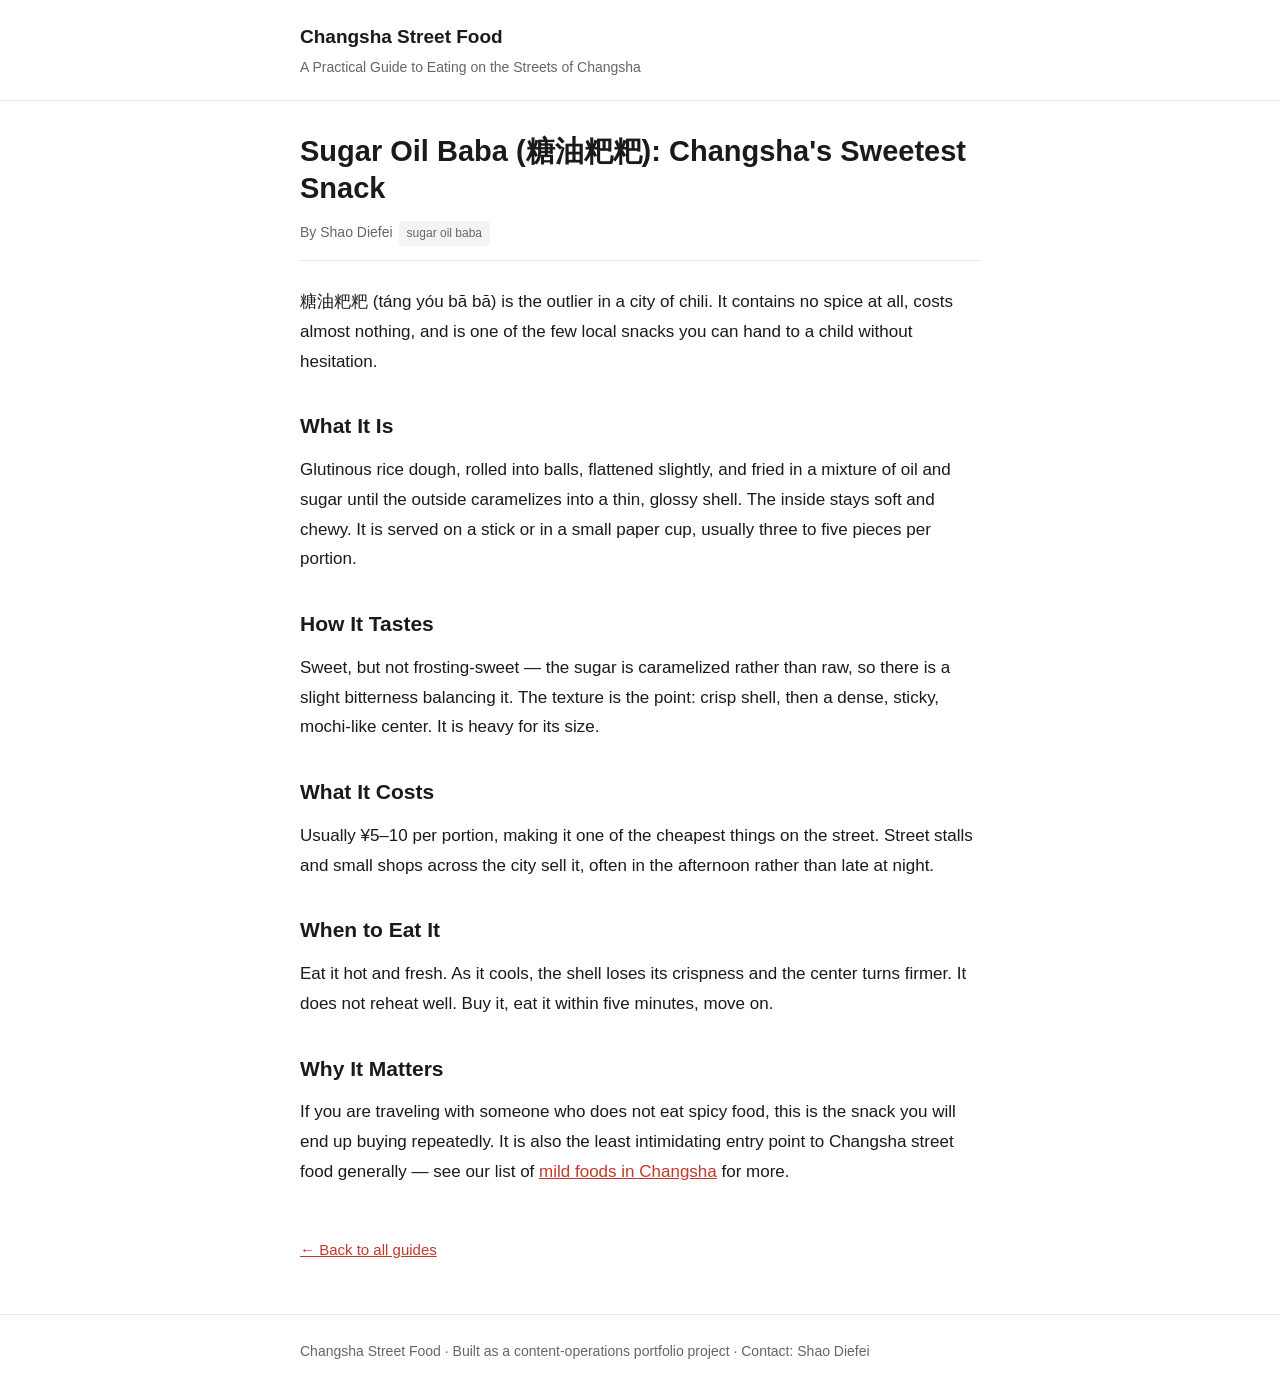
<file: articles/sugar-oil-baba.html>
<!DOCTYPE html>
<html lang="en">
<head>
<meta charset="utf-8">
<meta name="viewport" content="width=device-width,initial-scale=1">
<title>Sugar Oil Baba (糖油粑粑): Changsha&#x27;s Sweetest Snack</title>
<meta name="description" content="What sugar oil baba is, how it&#x27;s made, what it costs, and why it&#x27;s the one Changsha snack with no chili in it.">
<link rel="stylesheet" href="../assets/style.css">

</head>
<body>
<header class="site"><div class="wrap">
<a class="brand" href="../index.html">Changsha Street Food</a>
<div class="tag">A Practical Guide to Eating on the Streets of Changsha</div>
</div></header>
<main>
<article><h1>Sugar Oil Baba (糖油粑粑): Changsha&#x27;s Sweetest Snack</h1><div class="meta">By Shao Diefei<span class="kw">sugar oil baba</span></div><p>糖油粑粑 (táng yóu bā bā) is the outlier in a city of chili. It contains no spice at all, costs almost nothing, and is one of the few local snacks you can hand to a child without hesitation.</p>
<h2>What It Is</h2>
<p>Glutinous rice dough, rolled into balls, flattened slightly, and fried in a mixture of oil and sugar until the outside caramelizes into a thin, glossy shell. The inside stays soft and chewy. It is served on a stick or in a small paper cup, usually three to five pieces per portion.</p>
<h2>How It Tastes</h2>
<p>Sweet, but not frosting-sweet — the sugar is caramelized rather than raw, so there is a slight bitterness balancing it. The texture is the point: crisp shell, then a dense, sticky, mochi-like center. It is heavy for its size.</p>
<h2>What It Costs</h2>
<p>Usually ¥5–10 per portion, making it one of the cheapest things on the street. Street stalls and small shops across the city sell it, often in the afternoon rather than late at night.</p>
<h2>When to Eat It</h2>
<p>Eat it hot and fresh. As it cools, the shell loses its crispness and the center turns firmer. It does not reheat well. Buy it, eat it within five minutes, move on.</p>
<h2>Why It Matters</h2>
<p>If you are traveling with someone who does not eat spicy food, this is the snack you will end up buying repeatedly. It is also the least intimidating entry point to Changsha street food generally — see our list of <a href='/articles/non-spicy.html'>mild foods in Changsha</a> for more.</p><a class="back" href="../index.html">&larr; Back to all guides</a></article>
</main>
<footer class="site"><div class="wrap">
Changsha Street Food · Built as a content-operations portfolio project · Contact: Shao Diefei
</div></footer>
</body>
</html>
</file>
<file: assets/style.css>
:root{--maxw:720px;--fg:#1a1a1a;--muted:#666;--accent:#c0392b;--bg:#fff;--line:#e6e6e6}
*{box-sizing:border-box}
body{margin:0;font-family:-apple-system,BlinkMacSystemFont,"Segoe UI",Roboto,"Helvetica Neue",Arial,"PingFang SC","Microsoft YaHei",sans-serif;
color:var(--fg);background:var(--bg);line-height:1.75;font-size:17px}
header.site{border-bottom:1px solid var(--line);padding:20px 0;margin-bottom:32px}
header.site .wrap,main,footer.site .wrap{max-width:var(--maxw);margin:0 auto;padding:0 20px}
header.site a.brand{font-weight:700;font-size:19px;color:var(--fg);text-decoration:none}
header.site .tag{color:var(--muted);font-size:14px;margin-top:2px}
h1{font-size:29px;line-height:1.3;margin:0 0 12px}
h2{font-size:21px;margin:32px 0 10px}
p{margin:0 0 16px}
ul{padding-left:22px;margin:0 0 16px}
li{margin-bottom:7px}
.meta{color:var(--muted);font-size:14px;margin-bottom:26px;padding-bottom:14px;border-bottom:1px solid var(--line)}
.kw{display:inline-block;background:#f4f4f4;border-radius:4px;padding:2px 8px;font-size:12px;color:var(--muted);margin-left:6px}
a{color:var(--accent)}
.card{border-bottom:1px solid var(--line);padding:18px 0}
.card h2{margin:0 0 6px;font-size:20px;line-height:1.35}
.card h2 a{color:var(--fg);text-decoration:none}
.card h2 a:hover{color:var(--accent)}
.card p{margin:0;color:var(--muted);font-size:15px}
.hero{padding:8px 0 26px}
.hero p{font-size:18px;color:#444}
footer.site{border-top:1px solid var(--line);margin-top:50px;padding:24px 0;color:var(--muted);font-size:14px}
.back{display:inline-block;margin-top:34px;font-size:15px}
</file>
